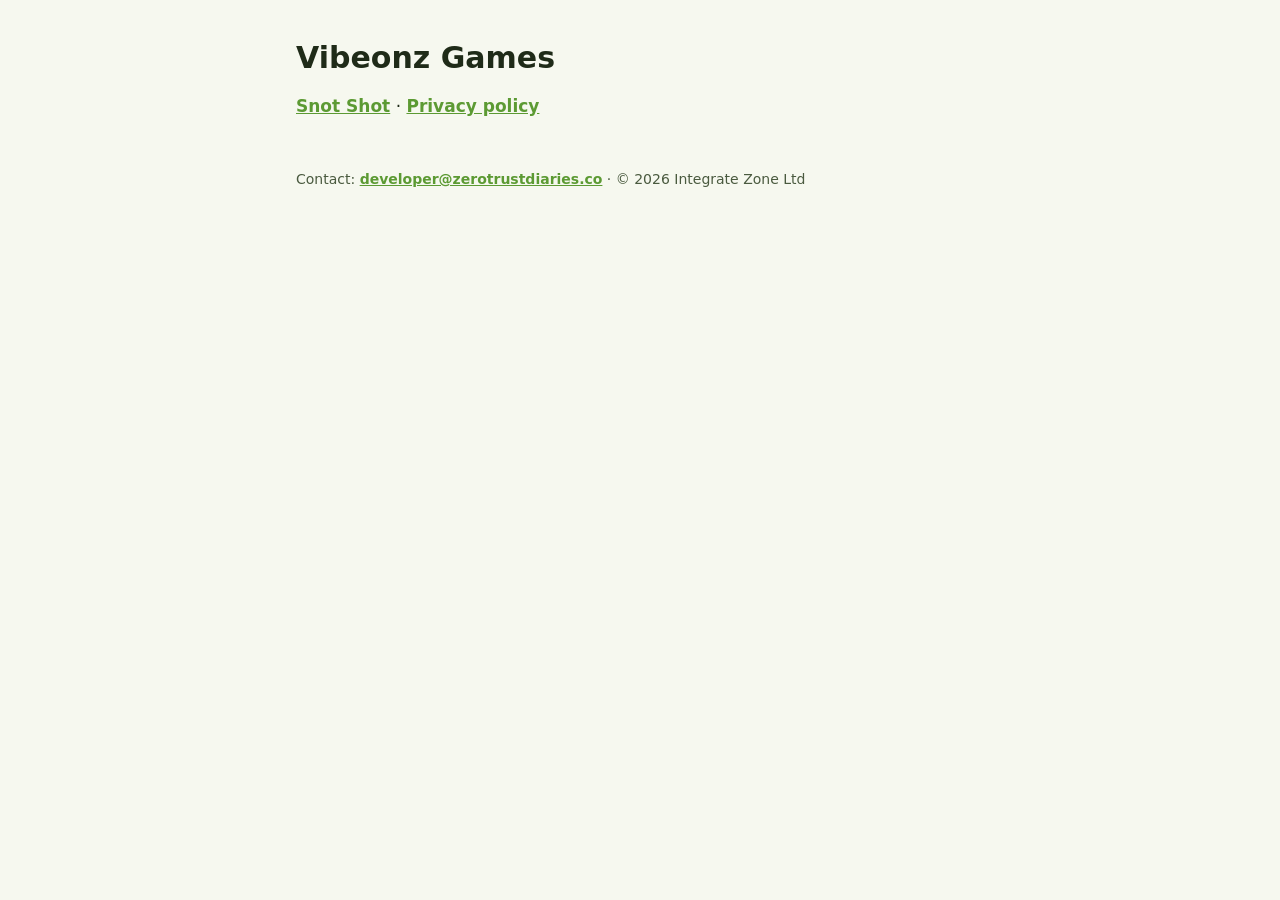
<file: index.html>
<!doctype html>
<html lang="en">
<head>
<meta charset="utf-8">
<meta name="viewport" content="width=device-width,initial-scale=1">
<title>Vibeonz Games</title>
<link rel="stylesheet" href="snotshot/style.css">
</head>
<body>
<main>
<h1>Vibeonz Games</h1>
<p><a href="snotshot/">Snot Shot</a> · <a href="snotshot/privacy.html">Privacy policy</a></p>
<footer>Contact: <a href="mailto:developer@zerotrustdiaries.co">developer@zerotrustdiaries.co</a> · © 2026 Integrate Zone Ltd</footer>
</main>
</body>
</html>
</file>
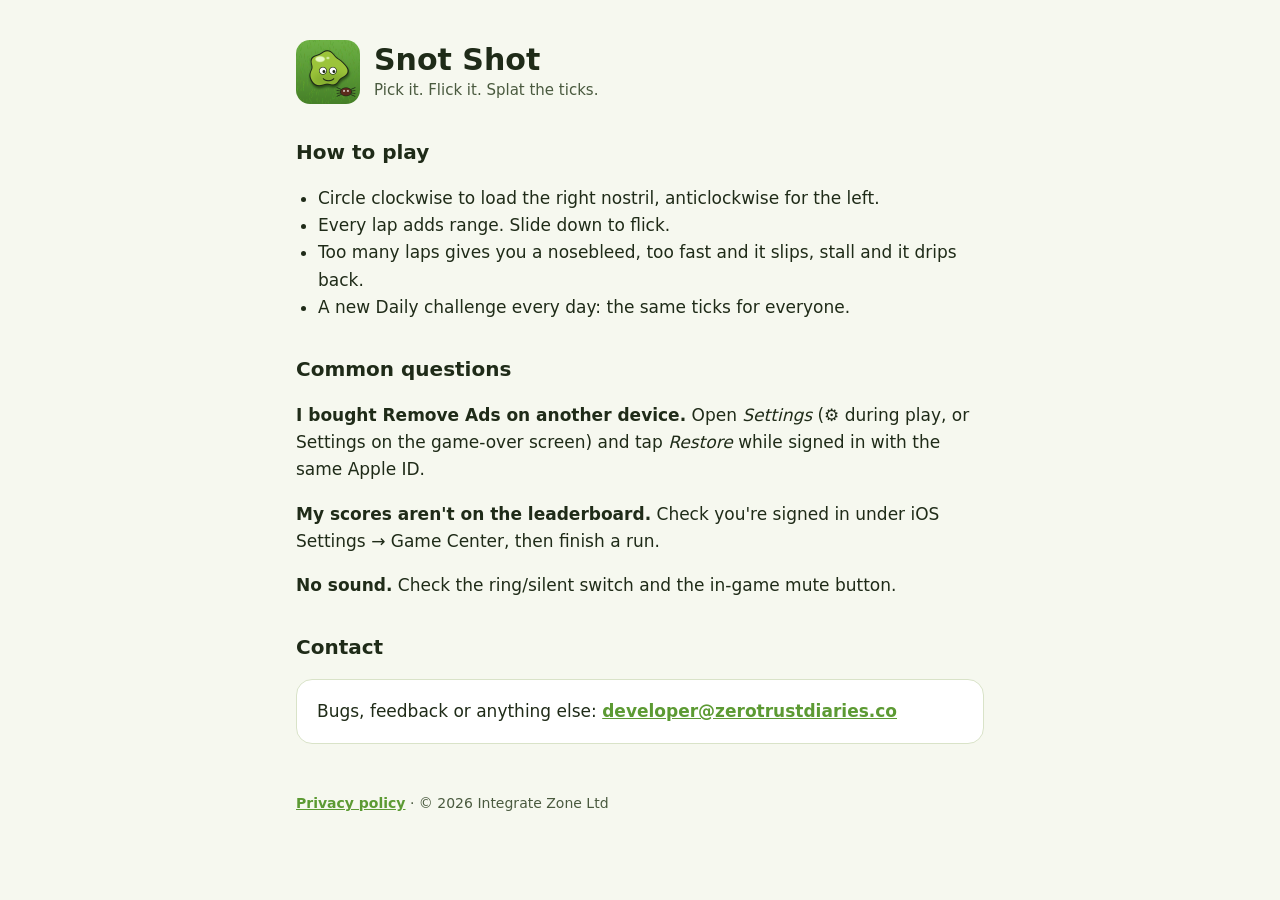
<file: snotshot/index.html>
<!doctype html>
<html lang="en">
<head>
<meta charset="utf-8">
<meta name="viewport" content="width=device-width,initial-scale=1">
<title>Snot Shot Support</title>
<link rel="stylesheet" href="style.css">
</head>
<body>
<main>
<header><img src="icon.png" alt=""><div><h1>Snot Shot</h1><div class="muted">Pick it. Flick it. Splat the ticks.</div></div></header>

<h2>How to play</h2>
<ul>
<li>Circle clockwise to load the right nostril, anticlockwise for the left.</li>
<li>Every lap adds range. Slide down to flick.</li>
<li>Too many laps gives you a nosebleed, too fast and it slips, stall and it drips back.</li>
<li>A new Daily challenge every day: the same ticks for everyone.</li>
</ul>

<h2>Common questions</h2>
<p><strong>I bought Remove Ads on another device.</strong> Open <em>Settings</em> (⚙️ during play, or Settings on the game-over screen) and tap <em>Restore</em> while signed in with the same Apple ID.</p>
<p><strong>My scores aren't on the leaderboard.</strong> Check you're signed in under iOS Settings → Game Center, then finish a run.</p>
<p><strong>No sound.</strong> Check the ring/silent switch and the in-game mute button.</p>

<h2>Contact</h2>
<div class="card">Bugs, feedback or anything else: <a href="mailto:developer@zerotrustdiaries.co">developer@zerotrustdiaries.co</a></div>

<footer><a href="privacy.html">Privacy policy</a> · © 2026 Integrate Zone Ltd</footer>
</main>
</body>
</html>
</file>
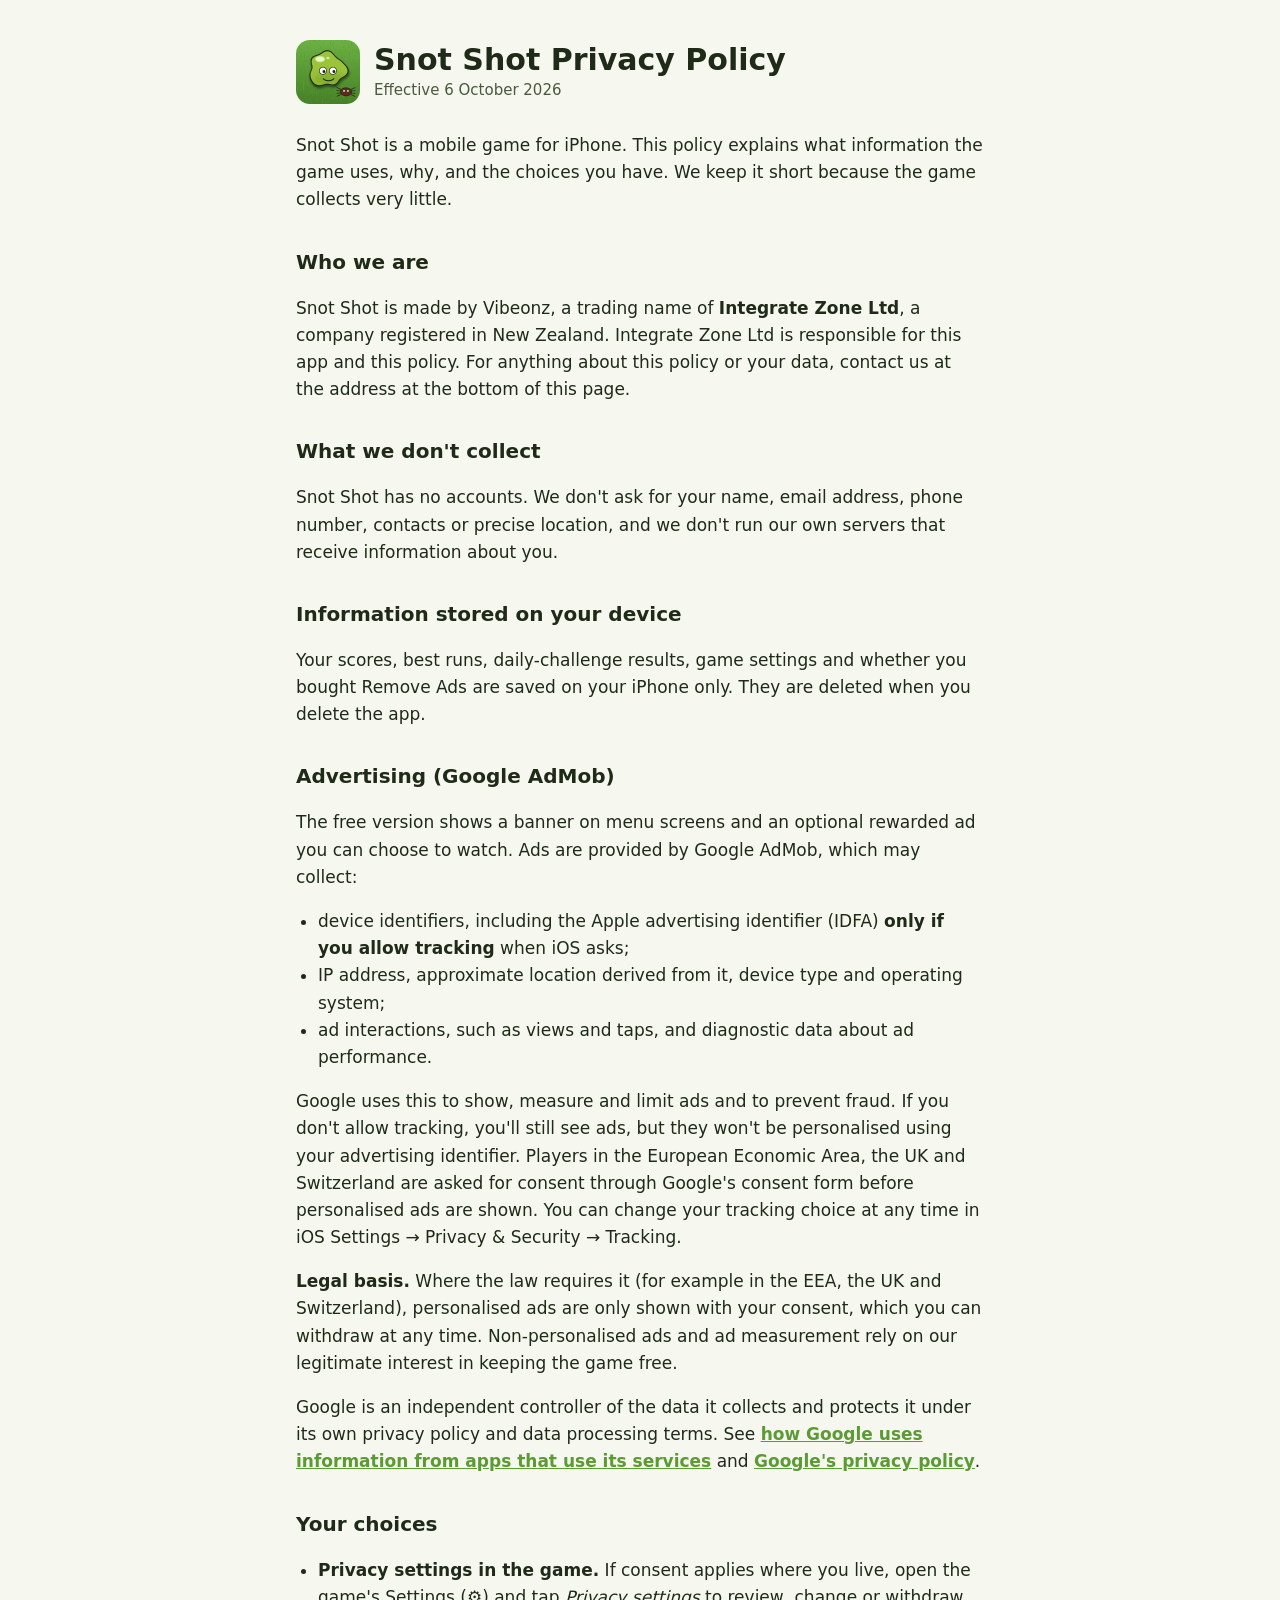
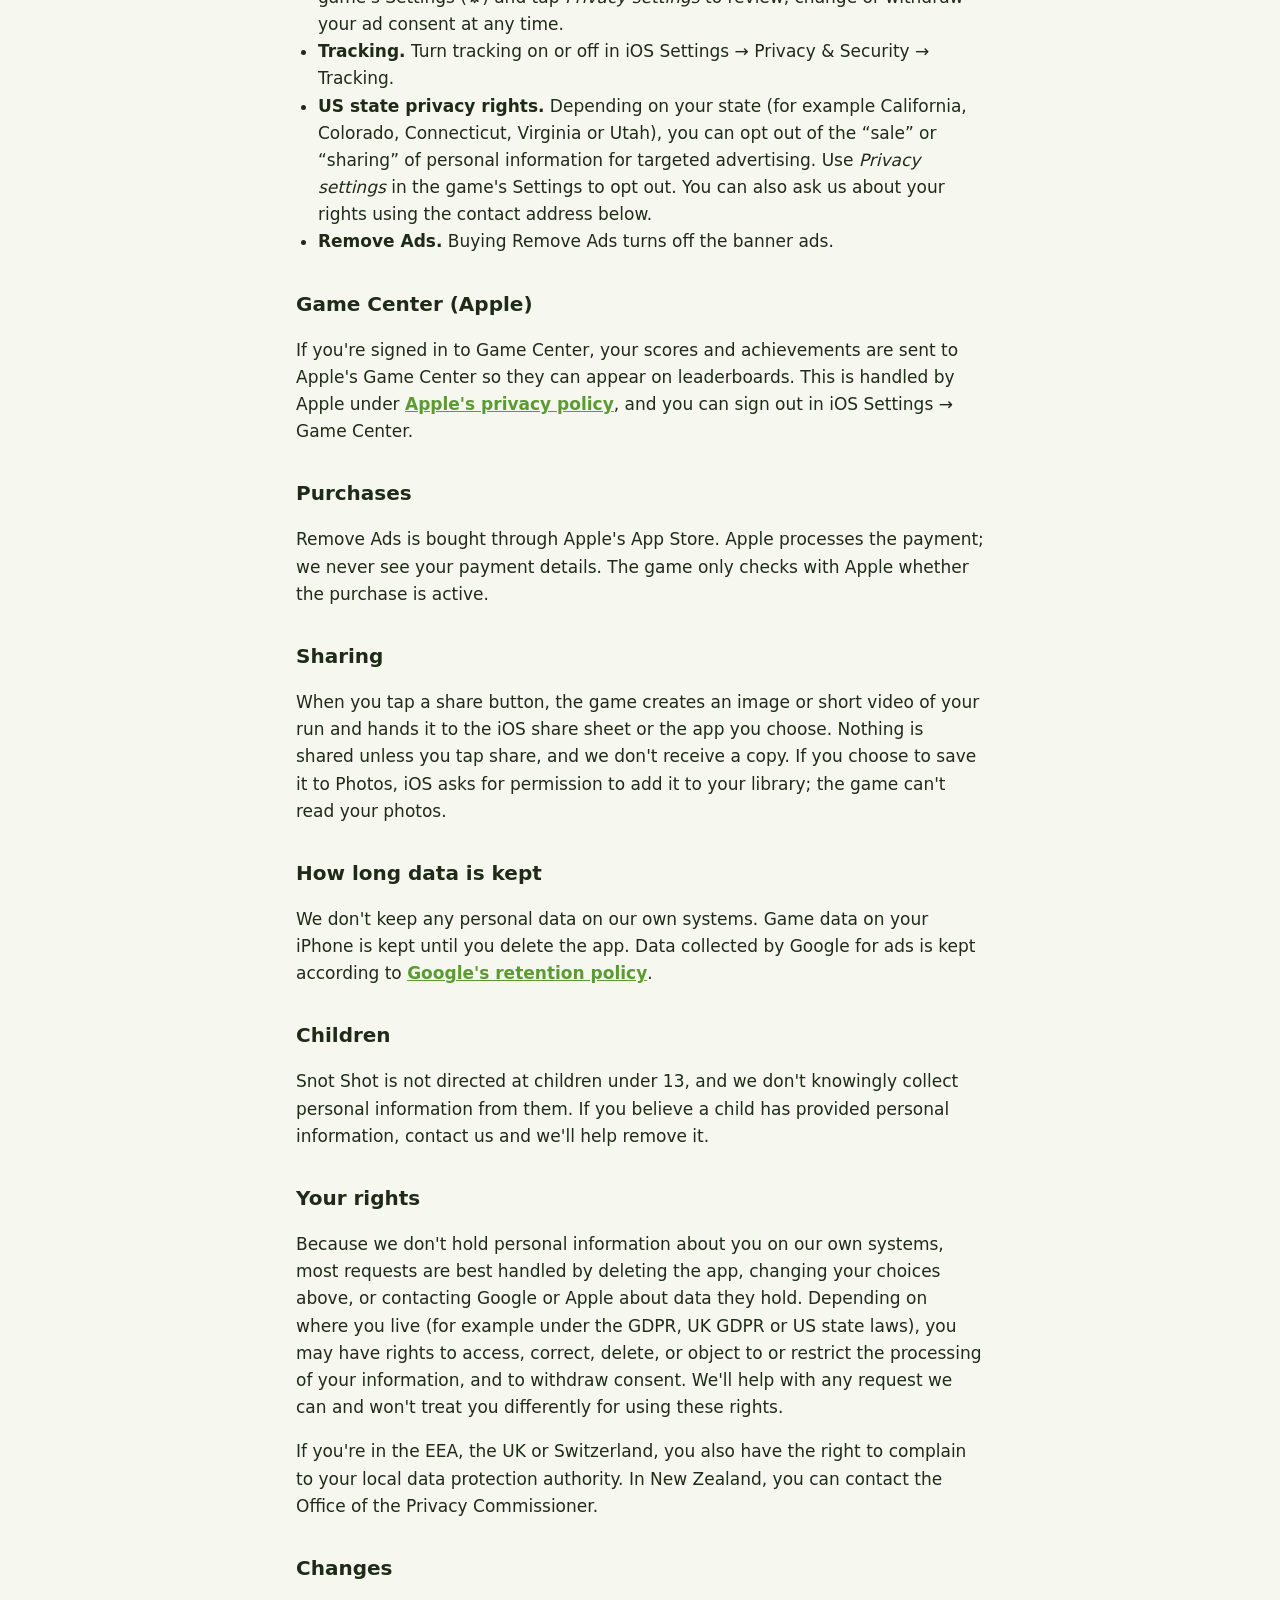
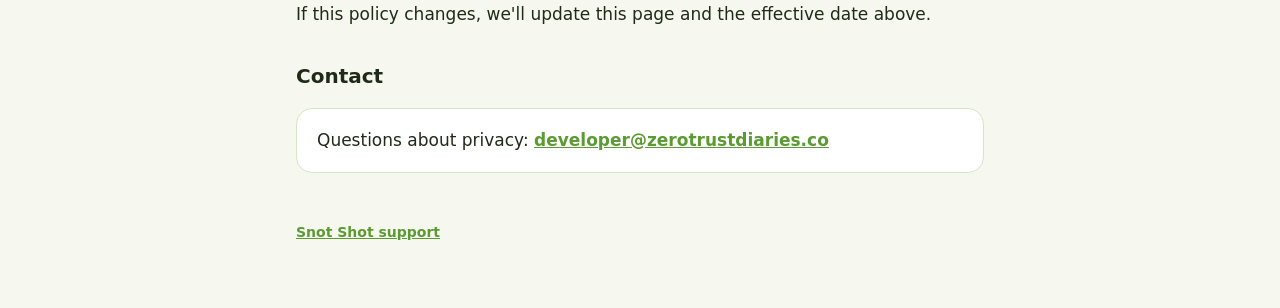
<file: snotshot/privacy.html>
<!doctype html>
<html lang="en">
<head>
<meta charset="utf-8">
<meta name="viewport" content="width=device-width,initial-scale=1">
<title>Snot Shot Privacy Policy</title>
<link rel="stylesheet" href="style.css">
</head>
<body>
<main>
<header><img src="icon.png" alt=""><div><h1>Snot Shot Privacy Policy</h1><div class="muted">Effective 6 October 2026</div></div></header>

<p>Snot Shot is a mobile game for iPhone. This policy explains what information the game uses, why, and the choices you have. We keep it short because the game collects very little.</p>

<h2>Who we are</h2>
<p>Snot Shot is made by Vibeonz, a trading name of <strong>Integrate Zone Ltd</strong>, a company registered in New Zealand. Integrate Zone Ltd is responsible for this app and this policy. For anything about this policy or your data, contact us at the address at the bottom of this page.</p>

<h2>What we don't collect</h2>
<p>Snot Shot has no accounts. We don't ask for your name, email address, phone number, contacts or precise location, and we don't run our own servers that receive information about you.</p>

<h2>Information stored on your device</h2>
<p>Your scores, best runs, daily-challenge results, game settings and whether you bought Remove Ads are saved on your iPhone only. They are deleted when you delete the app.</p>

<h2>Advertising (Google AdMob)</h2>
<p>The free version shows a banner on menu screens and an optional rewarded ad you can choose to watch. Ads are provided by Google AdMob, which may collect:</p>
<ul>
<li>device identifiers, including the Apple advertising identifier (IDFA) <strong>only if you allow tracking</strong> when iOS asks;</li>
<li>IP address, approximate location derived from it, device type and operating system;</li>
<li>ad interactions, such as views and taps, and diagnostic data about ad performance.</li>
</ul>
<p>Google uses this to show, measure and limit ads and to prevent fraud. If you don't allow tracking, you'll still see ads, but they won't be personalised using your advertising identifier. Players in the European Economic Area, the UK and Switzerland are asked for consent through Google's consent form before personalised ads are shown. You can change your tracking choice at any time in iOS Settings → Privacy &amp; Security → Tracking.</p>
<p><strong>Legal basis.</strong> Where the law requires it (for example in the EEA, the UK and Switzerland), personalised ads are only shown with your consent, which you can withdraw at any time. Non-personalised ads and ad measurement rely on our legitimate interest in keeping the game free.</p>
<p>Google is an independent controller of the data it collects and protects it under its own privacy policy and data processing terms. See <a href="https://policies.google.com/technologies/partner-sites">how Google uses information from apps that use its services</a> and <a href="https://policies.google.com/privacy">Google's privacy policy</a>.</p>

<h2>Your choices</h2>
<ul>
<li><strong>Privacy settings in the game.</strong> If consent applies where you live, open the game's Settings (⚙️) and tap <em>Privacy settings</em> to review, change or withdraw your ad consent at any time.</li>
<li><strong>Tracking.</strong> Turn tracking on or off in iOS Settings → Privacy &amp; Security → Tracking.</li>
<li><strong>US state privacy rights.</strong> Depending on your state (for example California, Colorado, Connecticut, Virginia or Utah), you can opt out of the “sale” or “sharing” of personal information for targeted advertising. Use <em>Privacy settings</em> in the game's Settings to opt out. You can also ask us about your rights using the contact address below.</li>
<li><strong>Remove Ads.</strong> Buying Remove Ads turns off the banner ads.</li>
</ul>

<h2>Game Center (Apple)</h2>
<p>If you're signed in to Game Center, your scores and achievements are sent to Apple's Game Center so they can appear on leaderboards. This is handled by Apple under <a href="https://www.apple.com/legal/privacy/">Apple's privacy policy</a>, and you can sign out in iOS Settings → Game Center.</p>

<h2>Purchases</h2>
<p>Remove Ads is bought through Apple's App Store. Apple processes the payment; we never see your payment details. The game only checks with Apple whether the purchase is active.</p>

<h2>Sharing</h2>
<p>When you tap a share button, the game creates an image or short video of your run and hands it to the iOS share sheet or the app you choose. Nothing is shared unless you tap share, and we don't receive a copy. If you choose to save it to Photos, iOS asks for permission to add it to your library; the game can't read your photos.</p>

<h2>How long data is kept</h2>
<p>We don't keep any personal data on our own systems. Game data on your iPhone is kept until you delete the app. Data collected by Google for ads is kept according to <a href="https://policies.google.com/technologies/retention">Google's retention policy</a>.</p>

<h2>Children</h2>
<p>Snot Shot is not directed at children under 13, and we don't knowingly collect personal information from them. If you believe a child has provided personal information, contact us and we'll help remove it.</p>

<h2>Your rights</h2>
<p>Because we don't hold personal information about you on our own systems, most requests are best handled by deleting the app, changing your choices above, or contacting Google or Apple about data they hold. Depending on where you live (for example under the GDPR, UK GDPR or US state laws), you may have rights to access, correct, delete, or object to or restrict the processing of your information, and to withdraw consent. We'll help with any request we can and won't treat you differently for using these rights.</p>
<p>If you're in the EEA, the UK or Switzerland, you also have the right to complain to your local data protection authority. In New Zealand, you can contact the Office of the Privacy Commissioner.</p>

<h2>Changes</h2>
<p>If this policy changes, we'll update this page and the effective date above.</p>

<h2>Contact</h2>
<div class="card">Questions about privacy: <a href="mailto:developer@zerotrustdiaries.co">developer@zerotrustdiaries.co</a></div>

<footer><a href="./">Snot Shot support</a></footer>
</main>
</body>
</html>
</file>
<file: snotshot/style.css>
:root{--bg:#f6f8ef;--ink:#1f2b18;--muted:#4a5a3f;--accent:#5c9a33;--card:#ffffff;--line:#d9e3c8}
@media (prefers-color-scheme:dark){:root{--bg:#141a10;--ink:#eef4e4;--muted:#b4c2a6;--accent:#a6d83c;--card:#1d2517;--line:#2e3a25}}
*{box-sizing:border-box}
body{margin:0;background:var(--bg);color:var(--ink);font:17px/1.6 -apple-system,BlinkMacSystemFont,"Segoe UI",system-ui,sans-serif}
main{max-width:720px;margin:0 auto;padding:40px 16px 64px}
header{display:flex;align-items:center;gap:14px;margin-bottom:28px}
header img{width:64px;height:64px;border-radius:14px}
h1{font-size:30px;line-height:1.2;margin:0}
h2{font-size:20px;margin:32px 0 8px}
p,li{color:var(--ink)}
.muted{color:var(--muted);font-size:15px}
a{color:var(--accent);font-weight:600}
.card{background:var(--card);border:1px solid var(--line);border-radius:16px;padding:18px 20px;margin:16px 0}
ul{padding-left:22px}
footer{margin-top:48px;color:var(--muted);font-size:14px}
</file>
